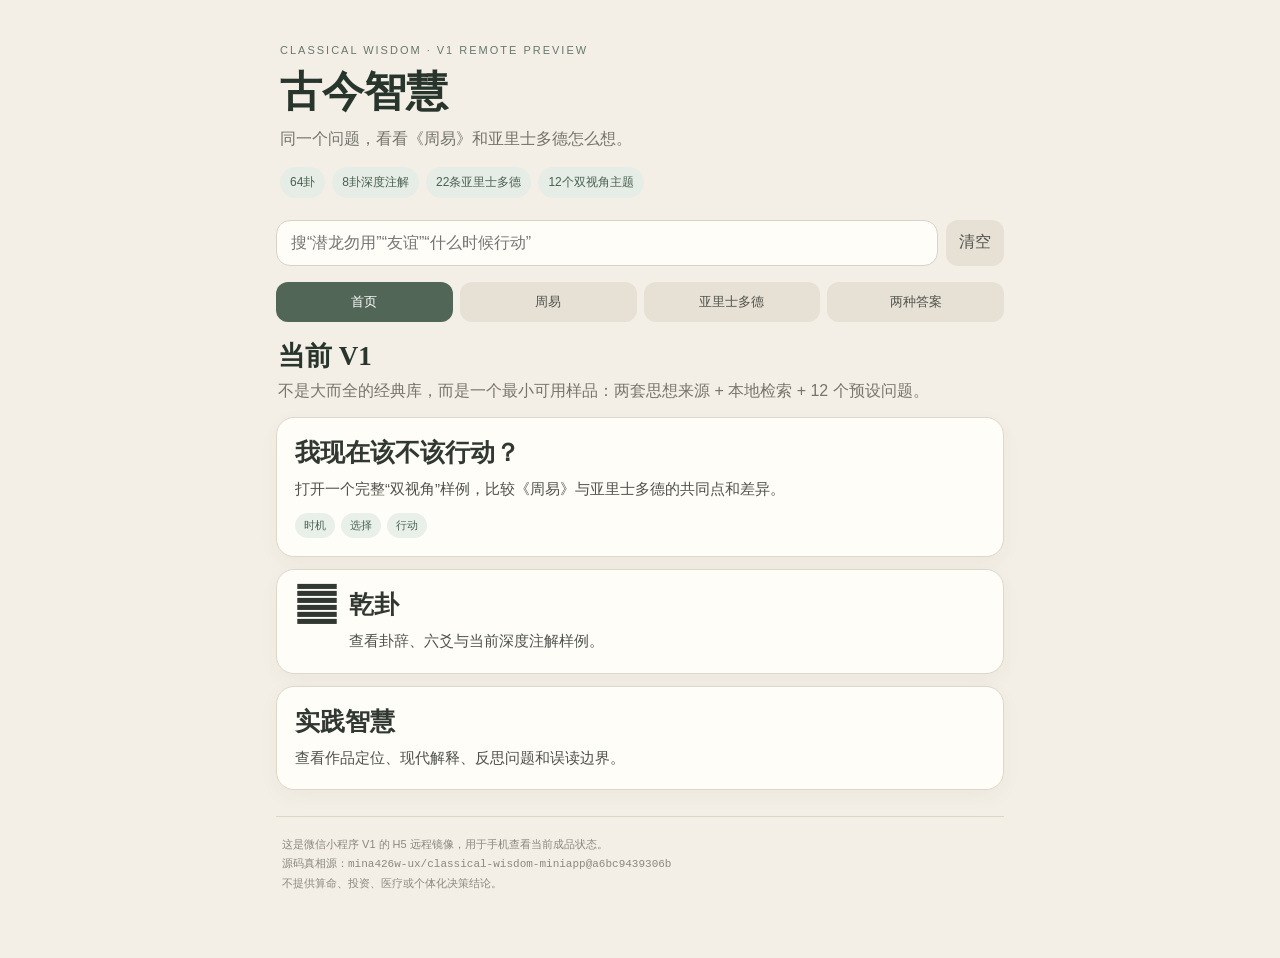
<file: classical-wisdom-miniapp/index.html>
<!doctype html>
<html lang="zh-CN">
<head>
  <meta charset="utf-8">
  <meta name="viewport" content="width=device-width,initial-scale=1,viewport-fit=cover">
  <meta name="theme-color" content="#f3efe6">
  <title>古今智慧 V1 · 远程预览</title>
  <link rel="stylesheet" href="./app.css">
</head>
<body>
  <main id="app">
    <header class="hero">
      <div class="eyebrow">CLASSICAL WISDOM · V1 REMOTE PREVIEW</div>
      <h1>古今智慧</h1>
      <p>同一个问题，看看《周易》和亚里士多德怎么想。</p>
      <div class="status"><span>64卦</span><span>8卦深度注解</span><span>22条亚里士多德</span><span>12个双视角主题</span></div>
    </header>

    <section class="search-card">
      <input id="searchInput" placeholder="搜“潜龙勿用”“友谊”“什么时候行动”">
      <button id="clearBtn" type="button">清空</button>
    </section>

    <nav class="tabs" aria-label="主导航">
      <button data-view="home" class="active">首页</button>
      <button data-view="yijing">周易</button>
      <button data-view="aristotle">亚里士多德</button>
      <button data-view="topics">两种答案</button>
    </nav>

    <section id="searchResults" class="panel hidden"></section>
    <section id="content" class="panel"></section>

    <footer>
      <div>这是微信小程序 V1 的 H5 远程镜像，用于手机查看当前成品状态。</div>
      <div>源码真相源：<code>mina426w-ux/classical-wisdom-miniapp@a6bc9439306b</code></div>
      <div>不提供算命、投资、医疗或个体化决策结论。</div>
    </footer>
  </main>

  <div id="modal" class="modal hidden" role="dialog" aria-modal="true">
    <div class="modal-sheet">
      <button id="modalClose" class="modal-close">关闭</button>
      <div id="modalBody"></div>
    </div>
  </div>

  <script src="./data.js"></script>
  <script src="./app.js"></script>
</body>
</html>
</file>
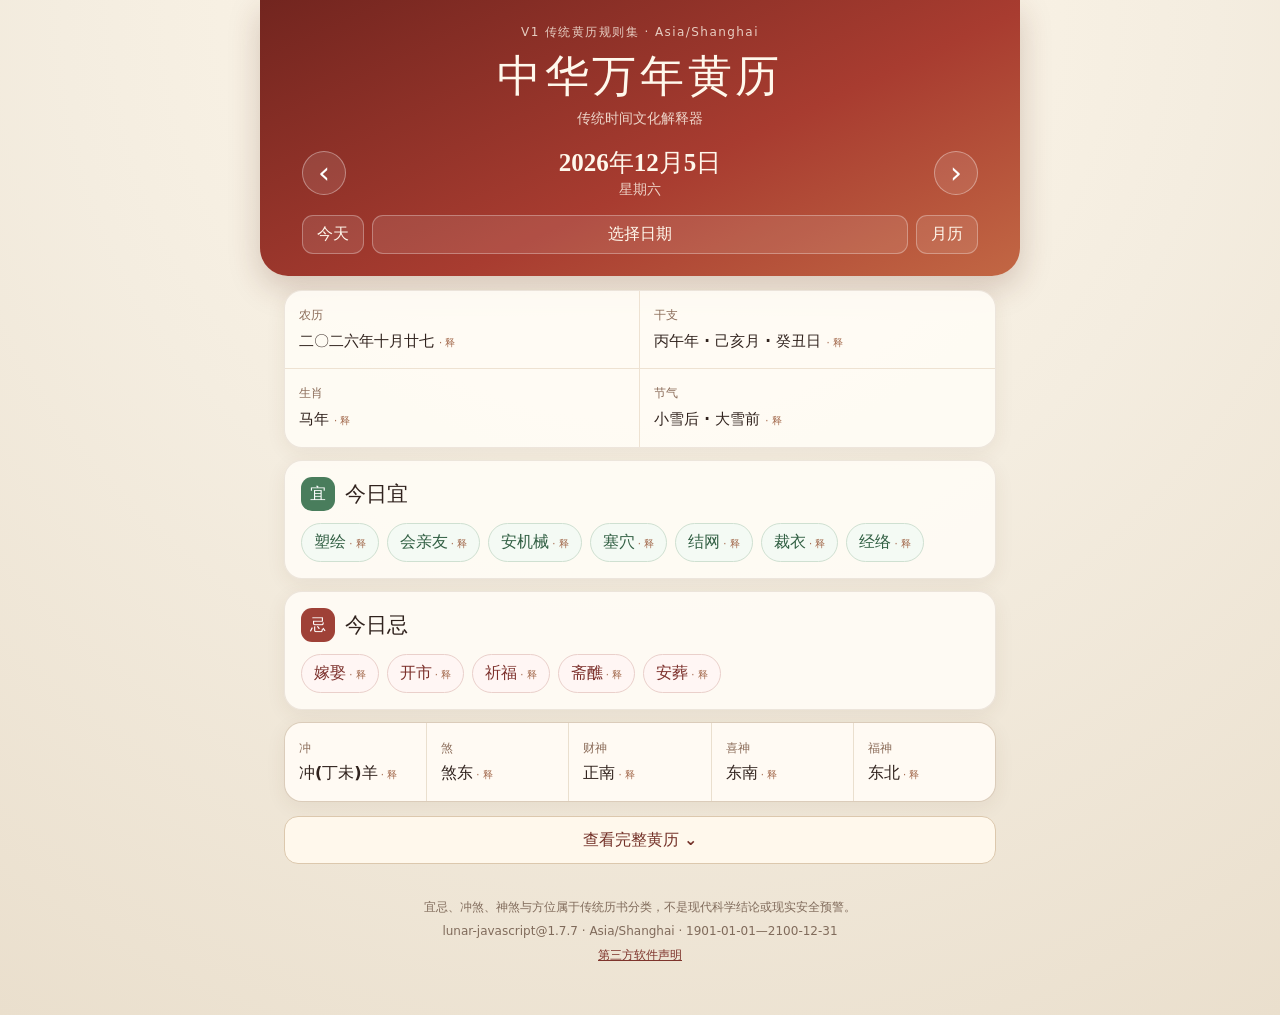
<file: site/index.html>
<!doctype html>
<html lang="zh-CN">
  <head>
    <meta charset="UTF-8" />
    <meta name="viewport" content="width=device-width, initial-scale=1, viewport-fit=cover" />
    <meta name="theme-color" content="#8f2f27" />
    <meta name="description" content="中华万年黄历与传统时间文化解释器 V1 H5" />
    <link rel="icon" href="data:," />
    <title>中华万年黄历</title>
    <link rel="stylesheet" href="./assets/app.css" />
  </head>
  <body>
    <main class="app-shell" id="app">
      <header class="hero">
        <p class="eyebrow">V1 传统黄历规则集 · Asia/Shanghai</p>
        <h1>中华万年黄历</h1>
        <p class="subtitle">传统时间文化解释器</p>

        <div class="date-nav" aria-label="日期切换">
          <button class="nav-button" id="previousDay" type="button" aria-label="前一天">‹</button>
          <div class="date-heading">
            <strong id="displayDate">正在计算…</strong>
            <span id="weekday"></span>
          </div>
          <button class="nav-button" id="nextDay" type="button" aria-label="后一天">›</button>
        </div>

        <div class="date-tools">
          <button class="soft-button" id="todayButton" type="button">今天</button>
          <label class="date-input-label">
            <span>选择日期</span>
            <input id="datePicker" type="date" min="1901-01-01" max="2100-12-31" />
          </label>
          <button class="soft-button" id="openCalendar" type="button">月历</button>
        </div>
      </header>

      <section class="summary-card" aria-label="日期摘要">
        <button class="summary-item explainable" type="button" data-explain-type="lunar" data-value-source="lunarDate">
          <span>农历</span><strong id="lunarDate">—</strong>
        </button>
        <button class="summary-item explainable" type="button" data-explain-type="ganZhi" data-value-source="ganZhiText">
          <span>干支</span><strong id="ganZhiText">—</strong>
        </button>
        <button class="summary-item explainable" type="button" data-explain-type="zodiac" data-value-source="zodiac">
          <span>生肖</span><strong id="zodiac">—</strong>
        </button>
        <button class="summary-item explainable" type="button" data-explain-type="solarTerm" data-value-source="solarTerm">
          <span>节气</span><strong id="solarTerm">—</strong>
        </button>
      </section>

      <section class="panel yi-panel">
        <div class="panel-title"><span class="seal seal-yi">宜</span><h2>今日宜</h2></div>
        <div class="tag-list" id="yiList"></div>
      </section>

      <section class="panel ji-panel">
        <div class="panel-title"><span class="seal seal-ji">忌</span><h2>今日忌</h2></div>
        <div class="tag-list" id="jiList"></div>
      </section>

      <section class="panel compact-grid" aria-label="冲煞与方位">
        <button class="info-tile explainable" type="button" data-explain-type="chong" data-value-source="chong"><span>冲</span><strong id="chong">—</strong></button>
        <button class="info-tile explainable" type="button" data-explain-type="sha" data-value-source="sha"><span>煞</span><strong id="sha">—</strong></button>
        <button class="info-tile explainable" type="button" data-explain-type="wealth" data-value-source="wealth"><span>财神</span><strong id="wealth">—</strong></button>
        <button class="info-tile explainable" type="button" data-explain-type="joy" data-value-source="joy"><span>喜神</span><strong id="joy">—</strong></button>
        <button class="info-tile explainable" type="button" data-explain-type="fortune" data-value-source="fortune"><span>福神</span><strong id="fortune">—</strong></button>
      </section>

      <button class="full-toggle" id="toggleFull" type="button" aria-expanded="false">查看完整黄历 <span>⌄</span></button>

      <section class="panel full-panel" id="fullPanel" hidden>
        <h2>完整黄历</h2>
        <div id="fullRows"></div>
      </section>

      <footer>
        <p>宜忌、冲煞、神煞与方位属于传统历书分类，不是现代科学结论或现实安全预警。</p>
        <p id="dependency"></p>
        <p><a href="./THIRD_PARTY_NOTICES.txt">第三方软件声明</a></p>
      </footer>
    </main>

    <div class="modal" id="explanationModal" hidden role="dialog" aria-modal="true" aria-labelledby="explanationTitle">
      <div class="modal-backdrop" data-close-modal="explanationModal"></div>
      <article class="modal-sheet explanation-sheet">
        <button class="modal-close" type="button" data-close-modal="explanationModal" aria-label="关闭">×</button>
        <p class="eyebrow">传统术语注解</p>
        <h2 id="explanationTitle">—</h2>
        <section><h3>传统原文</h3><p id="explanationOriginal"></p></section>
        <section><h3>白话解释</h3><p id="explanationPlain"></p></section>
        <section><h3>深入说明</h3><p id="explanationDeep"></p></section>
      </article>
    </div>

    <div class="modal" id="calendarModal" hidden role="dialog" aria-modal="true" aria-labelledby="calendarTitle">
      <div class="modal-backdrop" data-close-modal="calendarModal"></div>
      <article class="modal-sheet calendar-sheet">
        <button class="modal-close" type="button" data-close-modal="calendarModal" aria-label="关闭">×</button>
        <div class="calendar-header">
          <button id="calendarPrevious" type="button" aria-label="上个月">‹</button>
          <h2 id="calendarTitle">—</h2>
          <button id="calendarNext" type="button" aria-label="下个月">›</button>
        </div>
        <div class="calendar-weekdays" aria-hidden="true"><span>日</span><span>一</span><span>二</span><span>三</span><span>四</span><span>五</span><span>六</span></div>
        <div class="calendar-grid" id="calendarGrid"></div>
      </article>
    </div>

    <script src="./assets/core.js"></script>
    <script src="./assets/app.js"></script>
  </body>
</html>
</file>
<file: classical-wisdom-miniapp/app.css>
:root{font-family:-apple-system,BlinkMacSystemFont,"PingFang SC","Microsoft YaHei",sans-serif;color:#2f302b;background:#f3efe6}*{box-sizing:border-box}body{margin:0;background:#f3efe6}button,input{font:inherit}button{cursor:pointer}#app{max-width:760px;margin:0 auto;padding:22px 16px 48px}.hero{padding:22px 4px 12px}.eyebrow{font-size:11px;letter-spacing:2px;color:#69776d}.hero h1{margin:8px 0 6px;font-family:"Songti SC","STSong",serif;font-size:42px;color:#28352d}.hero p{margin:0;color:#73736b;line-height:1.6}.status{display:flex;flex-wrap:wrap;gap:7px;margin-top:15px}.status span{font-size:12px;background:#e6ede6;color:#496050;border-radius:999px;padding:7px 10px}.search-card{position:sticky;top:0;z-index:10;display:flex;gap:8px;padding:10px 0;background:rgba(243,239,230,.95);backdrop-filter:blur(8px)}.search-card input{flex:1;min-width:0;border:1px solid #d9d2c5;border-radius:14px;background:#fffdf8;padding:13px 14px;color:#333;outline:none}.search-card button,.tabs button,.modal-close{border:0;border-radius:12px;background:#e6e0d5;color:#50534d;padding:10px 13px}.tabs{display:grid;grid-template-columns:repeat(4,1fr);gap:7px;margin:6px 0 16px}.tabs button{font-size:13px;padding:11px 4px}.tabs button.active{background:#526658;color:white}.panel{min-height:260px}.hidden{display:none!important}.card{background:#fffdf8;border:1px solid #ded8cb;border-radius:18px;padding:18px;margin:12px 0;box-shadow:0 6px 20px rgba(65,59,46,.045)}.card h2,.card h3{font-family:"Songti SC","STSong",serif;color:#303831}.card h2{margin:0 0 7px;font-size:25px}.card h3{margin:0 0 8px;font-size:20px}.meta{color:#8a887e;font-size:12px;line-height:1.55}.body{color:#4f514c;line-height:1.78;font-size:15px}.classic{font-family:"Songti SC","STSong",serif;font-size:17px;color:#32342f}.tags{display:flex;flex-wrap:wrap;gap:6px;margin-top:10px}.tag{font-size:11px;border-radius:999px;background:#e9f0e9;color:#4b6555;padding:5px 9px}.split{display:grid;grid-template-columns:1fr 1fr;gap:12px}.view-title{margin:8px 2px 4px;font-family:"Songti SC","STSong",serif;font-size:27px;color:#28352d}.view-sub{margin:0 2px 14px;color:#77746b;line-height:1.6}.item{cursor:pointer;transition:transform .12s ease}.item:active{transform:scale(.99)}.symbol{font-size:42px;float:left;margin-right:12px;line-height:1}.answer{border-left:4px solid #849989;padding-left:13px}.contrast{border-left-color:#a17a58}.question-list{padding-left:20px;color:#51534e;line-height:1.75}.modal{position:fixed;inset:0;z-index:99;background:rgba(26,27,24,.42);display:flex;align-items:flex-end;justify-content:center}.modal-sheet{width:min(760px,100%);max-height:90vh;overflow:auto;background:#f7f4ed;border-radius:24px 24px 0 0;padding:18px 16px calc(30px + env(safe-area-inset-bottom))}.modal-close{position:sticky;top:0;float:right;z-index:2}.section{clear:both;padding-top:6px}.line{padding:10px 0;border-bottom:1px solid #eee8dc}.deep{background:#f6f1e7;border-radius:14px;padding:14px;margin-top:12px}.source{word-break:break-all}.result-kind{font-size:11px;color:#88765f;text-transform:uppercase;letter-spacing:1px}.empty{text-align:center;color:#8b887f;padding:44px 10px}footer{margin-top:26px;padding:18px 6px;color:#8a887f;font-size:11px;line-height:1.7;border-top:1px solid #ddd5c6}code{font-family:ui-monospace,SFMono-Regular,Menlo,monospace}@media(max-width:520px){.split{grid-template-columns:1fr}.hero h1{font-size:36px}.tabs button{font-size:12px}.card{padding:16px}}
</file>
<file: site/assets/app.css>
:root {
  color-scheme: light;
  font-family: "PingFang SC", "Microsoft YaHei", system-ui, sans-serif;
  background: #f4ede0;
  color: #30221d;
  font-synthesis: none;
}

* { box-sizing: border-box; }
body { margin: 0; min-width: 320px; background: radial-gradient(circle at top, #fff8eb 0, #f4ede0 48%, #eadfcd 100%); }
button, input { font: inherit; }
button { color: inherit; }
button:focus-visible, input:focus-visible { outline: 3px solid rgba(143, 47, 39, .32); outline-offset: 2px; }
.app-shell { width: min(100%, 760px); min-height: 100vh; margin: 0 auto; padding: 0 14px calc(28px + env(safe-area-inset-bottom)); }
.hero { margin: 0 -14px 14px; padding: calc(24px + env(safe-area-inset-top)) 18px 22px; color: #fff8ec; text-align: center; background: linear-gradient(155deg, #72251f, #a83c30 58%, #c26744); border-radius: 0 0 28px 28px; box-shadow: 0 12px 32px rgba(92, 42, 28, .22); }
.eyebrow { margin: 0 0 6px; font-size: 12px; letter-spacing: .12em; opacity: .78; }
h1 { margin: 0; font-family: "STKaiti", "KaiTi", serif; font-size: clamp(30px, 9vw, 44px); font-weight: 700; letter-spacing: .08em; }
.subtitle { margin: 4px 0 18px; font-size: 14px; opacity: .82; }
.date-nav { display: grid; grid-template-columns: 44px 1fr 44px; align-items: center; gap: 10px; }
.nav-button { width: 44px; height: 44px; border: 1px solid rgba(255,255,255,.36); border-radius: 50%; color: #fff; background: rgba(255,255,255,.1); font-size: 30px; line-height: 1; cursor: pointer; }
.date-heading { display: flex; flex-direction: column; gap: 2px; }
.date-heading strong { font-family: "STKaiti", "KaiTi", serif; font-size: 25px; }
.date-heading span { font-size: 14px; opacity: .8; }
.date-tools { display: grid; grid-template-columns: auto 1fr auto; gap: 8px; margin-top: 16px; }
.soft-button, .date-input-label { min-height: 39px; border: 1px solid rgba(255,255,255,.3); border-radius: 11px; color: #fff8ec; background: rgba(255,255,255,.1); }
.soft-button { padding: 0 14px; cursor: pointer; }
.date-input-label { position: relative; display: flex; align-items: center; justify-content: center; overflow: hidden; }
.date-input-label span { pointer-events: none; }
.date-input-label input { position: absolute; inset: 0; width: 100%; opacity: 0; cursor: pointer; }
.summary-card, .panel { margin: 12px 0; border: 1px solid rgba(118, 78, 53, .13); border-radius: 18px; background: rgba(255, 252, 246, .9); box-shadow: 0 5px 20px rgba(85, 53, 31, .07); }
.summary-card { display: grid; grid-template-columns: 1fr 1fr; overflow: hidden; }
.summary-item { min-height: 78px; padding: 14px; border: 0; border-right: 1px solid #eee2d2; border-bottom: 1px solid #eee2d2; text-align: left; background: transparent; cursor: pointer; }
.summary-item:nth-child(2n) { border-right: 0; }
.summary-item:nth-last-child(-n+2) { border-bottom: 0; }
.summary-item span, .info-tile span { display: block; margin-bottom: 6px; color: #8b6c59; font-size: 12px; }
.summary-item strong { font-size: 15px; line-height: 1.5; }
.panel { padding: 16px; }
.panel-title { display: flex; align-items: center; gap: 10px; margin-bottom: 12px; }
.panel h2, .panel-title h2 { margin: 0; font-family: "STKaiti", "KaiTi", serif; font-size: 21px; }
.seal { display: grid; width: 34px; height: 34px; place-items: center; border-radius: 11px; color: #fff; font-family: serif; font-weight: 700; }
.seal-yi { background: #497d5c; }
.seal-ji { background: #9f4137; }
.tag-list { display: flex; flex-wrap: wrap; gap: 8px; }
.term-tag { padding: 8px 12px; border: 1px solid #eadbc6; border-radius: 999px; color: #5d3f32; background: #fffaf1; cursor: pointer; }
.yi-panel .term-tag { border-color: #cfe0d1; color: #315f43; background: #f4faf4; }
.ji-panel .term-tag { border-color: #ead0cb; color: #7c302b; background: #fff6f4; }
.compact-grid { display: grid; grid-template-columns: repeat(2, 1fr); gap: 1px; padding: 0; overflow: hidden; background: #eadfce; }
.info-tile { min-height: 78px; padding: 14px; border: 0; text-align: left; background: #fffaf3; cursor: pointer; }
.info-tile:last-child { grid-column: 1 / -1; }
.info-tile strong { font-size: 16px; }
.explainable::after, .term-tag::after, .detail-row::after { content: " · 释"; color: #a2684b; font-size: 10px; font-weight: 400; }
.full-toggle { width: 100%; min-height: 48px; margin: 2px 0 12px; border: 1px solid #dcc8ad; border-radius: 14px; color: #733027; background: #fff8ec; font-weight: 700; cursor: pointer; }
.full-toggle span { display: inline-block; transition: transform .2s ease; }
.full-toggle[aria-expanded="true"] span { transform: rotate(180deg); }
.full-panel h2 { margin-bottom: 8px; }
.detail-row { display: grid; grid-template-columns: 96px 1fr; width: 100%; padding: 13px 4px; border: 0; border-bottom: 1px solid #eee2d2; text-align: left; background: transparent; cursor: pointer; }
.detail-row:last-child { border-bottom: 0; }
.detail-row span { color: #8b6c59; }
.detail-row strong { line-height: 1.55; }
footer { padding: 18px 8px; color: #806b5b; font-size: 12px; line-height: 1.65; text-align: center; }
footer p { margin: 4px 0; }
footer a { color: #7e342c; }
.modal[hidden] { display: none; }
.modal { position: fixed; z-index: 20; inset: 0; display: grid; align-items: end; }
.modal-backdrop { position: absolute; inset: 0; background: rgba(39, 25, 19, .52); backdrop-filter: blur(3px); }
.modal-sheet { position: relative; width: min(100%, 760px); max-height: 88vh; margin: 0 auto; padding: 26px 20px calc(24px + env(safe-area-inset-bottom)); overflow-y: auto; border-radius: 26px 26px 0 0; background: #fffaf2; box-shadow: 0 -12px 42px rgba(34, 22, 17, .25); }
.modal-close { position: absolute; top: 12px; right: 14px; width: 38px; height: 38px; border: 0; border-radius: 50%; color: #714c3c; background: #f1e4d4; font-size: 25px; cursor: pointer; }
.explanation-sheet h2 { margin: 0 44px 18px 0; color: #842f27; font-family: "STKaiti", "KaiTi", serif; font-size: 28px; }
.explanation-sheet section { margin: 12px 0; padding: 14px; border-radius: 14px; background: #f7eee1; }
.explanation-sheet h3 { margin: 0 0 7px; color: #8b5b43; font-size: 13px; }
.explanation-sheet p { margin: 0; line-height: 1.75; }
.calendar-header { display: grid; grid-template-columns: 42px 1fr 42px; align-items: center; margin-bottom: 14px; }
.calendar-header h2 { margin: 0; text-align: center; font-family: "STKaiti", "KaiTi", serif; }
.calendar-header button { width: 38px; height: 38px; border: 0; border-radius: 50%; background: #f1e4d4; font-size: 24px; cursor: pointer; }
.calendar-weekdays, .calendar-grid { display: grid; grid-template-columns: repeat(7, 1fr); }
.calendar-weekdays span { padding: 8px 0; color: #96745f; font-size: 12px; text-align: center; }
.calendar-day { min-height: 54px; padding: 6px 2px; border: 2px solid transparent; border-radius: 12px; background: transparent; cursor: pointer; }
.calendar-day strong, .calendar-day small { display: block; }
.calendar-day small { margin-top: 2px; color: #9a7a66; font-size: 9px; overflow: hidden; white-space: nowrap; }
.calendar-day.outside { opacity: .4; }
.calendar-day.selected { border-color: #a23b30; color: #fff; background: #a23b30; }
.calendar-day.selected small { color: #fbe4d5; }
.calendar-day:disabled { opacity: .25; cursor: default; }
body.modal-open { overflow: hidden; }

@media (min-width: 680px) {
  .app-shell { padding-inline: 24px; }
  .hero { margin-inline: -24px; padding-inline: 42px; }
  .compact-grid { grid-template-columns: repeat(5, 1fr); }
  .info-tile:last-child { grid-column: auto; }
  .modal { align-items: center; padding: 24px; }
  .modal-sheet { border-radius: 26px; }
}

@media (prefers-reduced-motion: reduce) { * { scroll-behavior: auto !important; transition: none !important; } }
</file>
